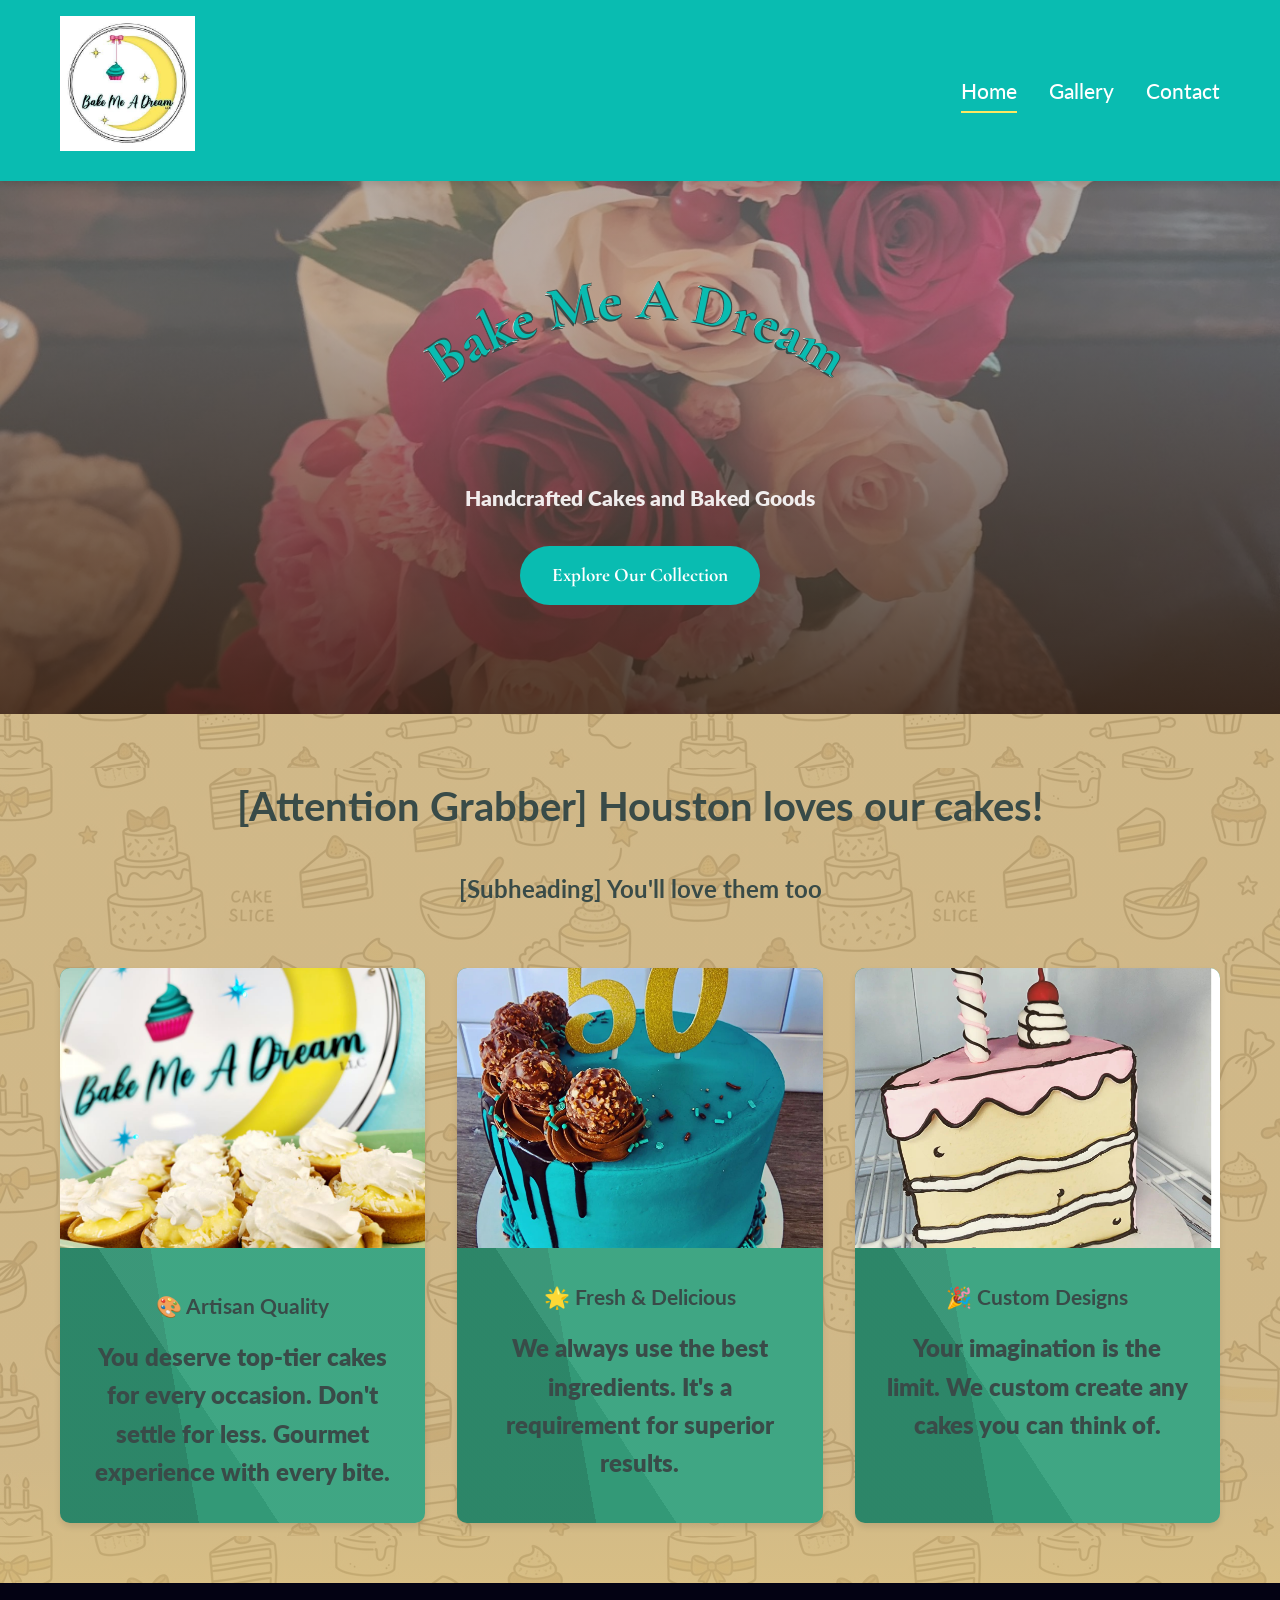
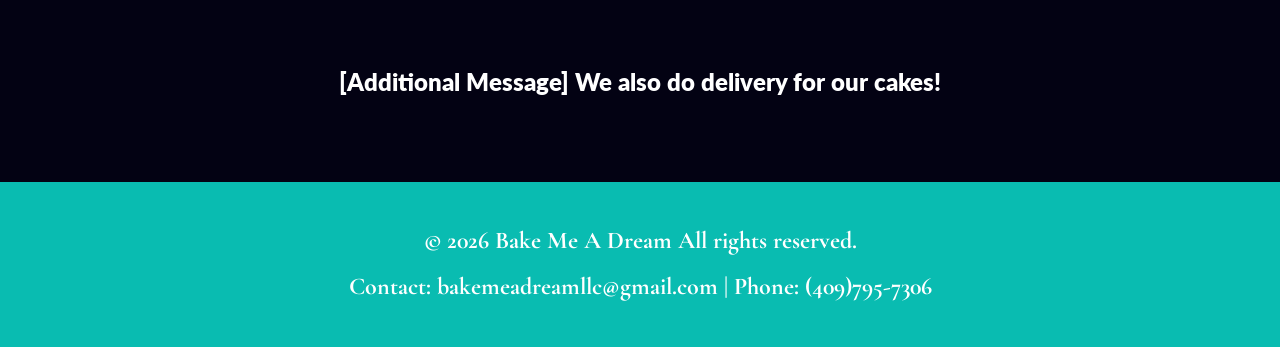
<file: index.html>
<!DOCTYPE html>
<html lang="en">
<head>
    <meta charset="UTF-8">
    <meta name="viewport" content="width=device-width, initial-scale=1.0">
    <title>Home</title>
    <link rel="icon" type="image/png" href="images/logo/BMD logo.jpg">
    <link rel="stylesheet" href="styles.css">
    <link rel="stylesheet" href="https://cdnjs.cloudflare.com/ajax/libs/font-awesome/4.7.0/css/font-awesome.min.css"> <!-- Hamburger icon -->
</head>
<body>
    <!-- Navigation -->
    <nav class="navbar">
        <div class="nav-container">
            <div class="logo">
                <a href="index.html">
                  <img src="images/logo/BMD logo.jpg" width="auto" height="135px" alt="Bake Me A Dream Logo" class="logo-img">
                </a>
            </div>
            <div class="hamburger">
                <span></span>
                <span></span>
                <span></span>
            </div>
            <!-- Navigation links (hidden by default on mobile) -->
            <ul class="nav-menu">
                <li><a href="index.html" class="active">Home</a></li>
                <li><a href="gallery.html">Gallery</a></li>
                <li><a href="contact.html">Contact</a></li>
            </ul>
        </div>
    </nav>
    
    <!-- Hero Section -->
    <section class="hero">
        <div class="hero-content">
            <svg width="600" height="200" viewBox="0 0 500 150">
                <defs>
                    <path id="line1" d="
                    M 0,200 
                    A 90,80 0 0 1 500,300"
                    />
                </defs>
                <text>
                    <textPath startOffset="43%" xlink:href="#line1">Bake Me A Dream</textPath>
                </text>
            </svg>
            <p>Handcrafted Cakes and Baked Goods</p>

            <a href="gallery.html" class="cta-button sheen">Explore Our Collection</a>
        </div>
    </section>

    <!-- Featured Section -->
    <section class="featured">
        <h2 style="margin-bottom: .5rem;" class="bakery-font">[Attention Grabber] Houston loves our cakes!</h2>
        <p>[Subheading] You'll love them too</p>
    </section>

    <!-- About Section -->
    <section class="about">
        <div class="about-content">
            <div class="about-card">
                <img src="images/cakes/BMD logo and cupcakes.jpg" alt="Sophisticated Cake 1">
                <div class="about-card-text">
                    <h3>🎨 Artisan Quality</h3>
                    <p>You deserve top-tier cakes for every occasion. Don't settle for less. Gourmet experience with every bite.</p>
                </div>
            </div>
            <div class="about-card">
                <img src="images/cakes/sophisticaked/BMD 50th cake 2.jpg" alt="Sophisticated Cake 2" class="gallery-img">
                <div class="about-card-text">
                    <h3>🌟 Fresh & Delicious</h3>
                    <p>We always use the best ingredients. It's a requirement for superior results.</p>
                </div>
            </div>
            <div class="about-card">
                <img src="images/cakes/is_it_cake/BMD 2D animation cake.jpg" alt="Sophisticated Cake 3" class="gallery-img">
                <div class="about-card-text">
                    <h3>🎉 Custom Designs</h3>
                    <p>Your imagination is the limit. We custom create any cakes you can think of.</p>
                </div>
            </div>
        </div>
    </section>

    <!-- Additional Info -->
    <section class="delivery">
        <div class="delivery-container">
            <p>[Additional Message] We also do delivery for our cakes!</p>
        </div>
    </section>

    <!-- Footer -->
    <footer class="footer">
        <p>&copy; 2026 Bake Me A Dream All rights reserved.</p>
        <p>Contact: bakemeadreamllc@gmail.com | Phone: (409)795-7306</p>
    </footer>

    <script src="script.js"></script>
</body>
</html>
</file>
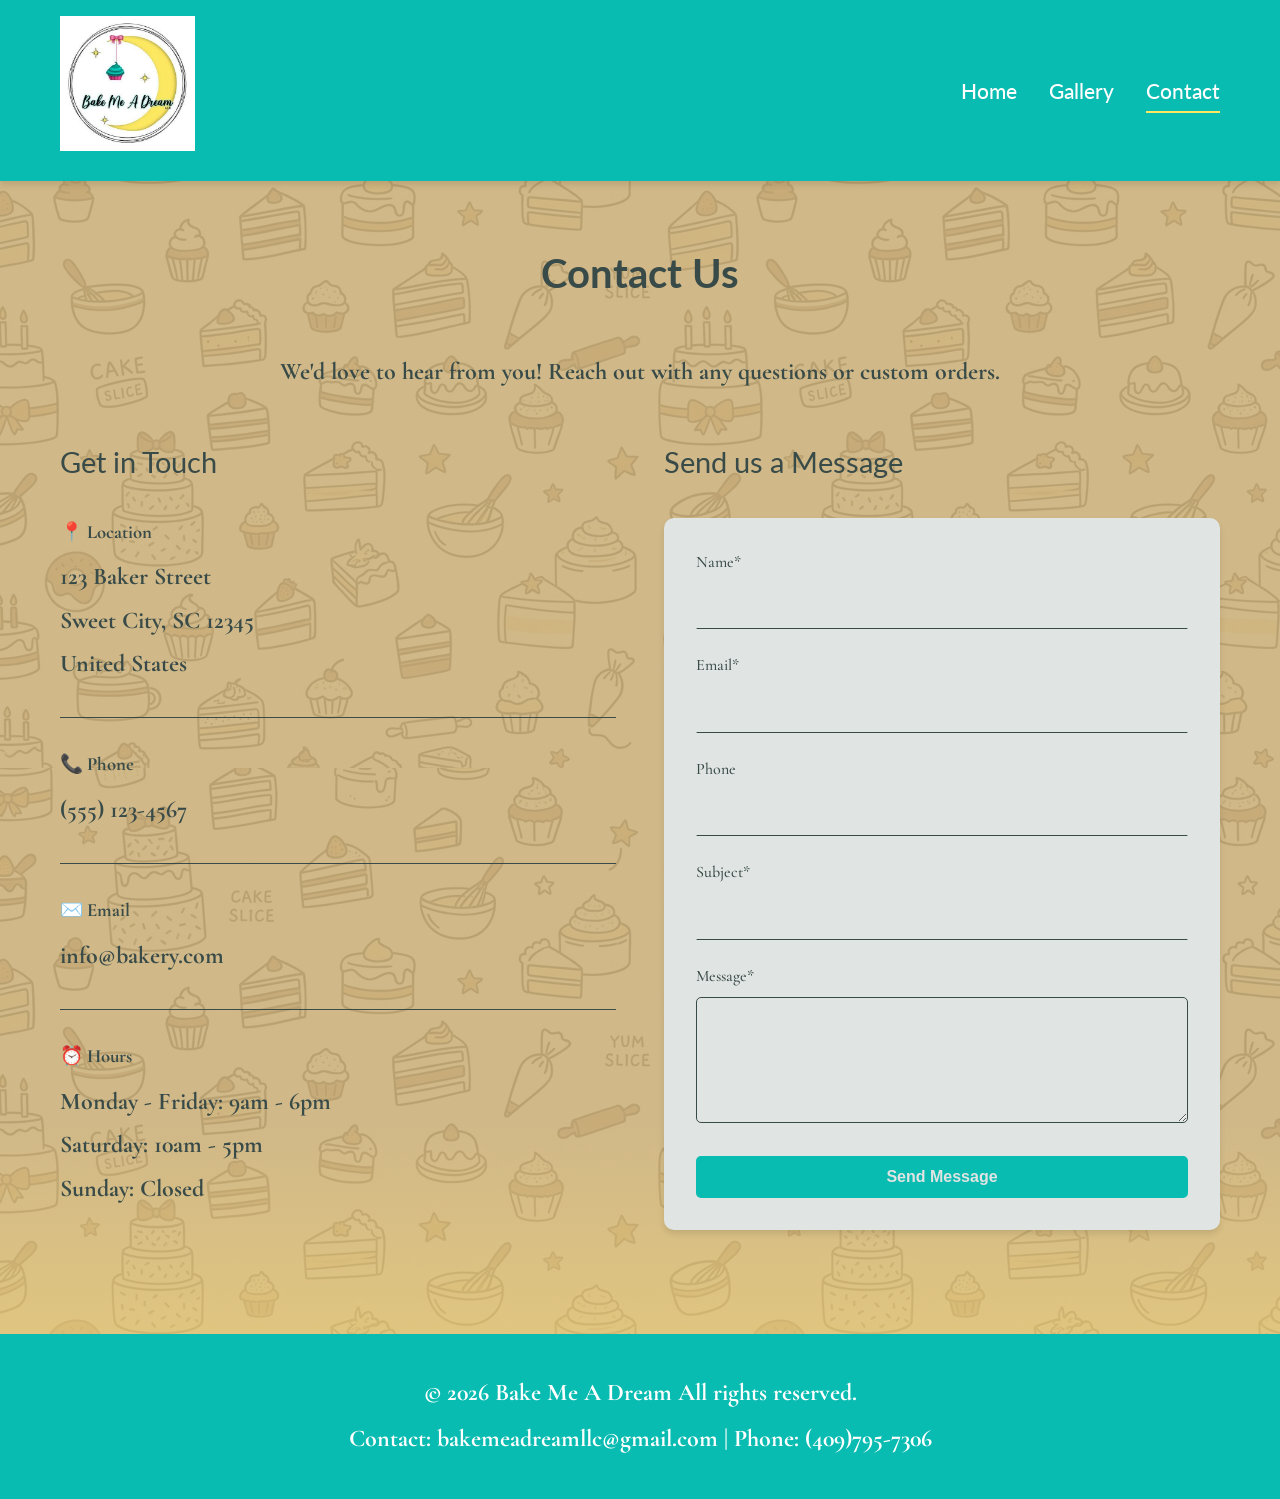
<file: contact.html>
<!DOCTYPE html>
<html lang="en">
<head>
    <meta charset="UTF-8">
    <meta name="viewport" content="width=device-width, initial-scale=1.0">
    <title>Contact Us</title>
    <link rel="stylesheet" href="styles.css">
    <link rel="stylesheet" href="https://cdnjs.cloudflare.com/ajax/libs/font-awesome/4.7.0/css/font-awesome.min.css"> <!-- Hamburger icon -->
</head>
<body>
    <!-- Navigation -->
    <nav class="navbar">
        <div class="nav-container">
            <div class="logo">
                <a href="index.html">
                    <img src="images/logo/BMD logo.jpg" width="auto" height="135px" alt="Creative Confections Logo" class="logo-img">
                </a>
            </div>
            <div class="hamburger">
                <span></span>
                <span></span>
                <span></span>
            </div>
            <ul class="nav-menu">
                <li><a href="index.html">Home</a></li>
                <li><a href="gallery.html">Gallery</a></li>
                <li><a href="contact.html" class="active">Contact</a></li>
            </ul>
        </div>
    </nav>

    <!-- Contact Section -->
    <section class="contact-page">
        <h1 class="bakery-font">Contact Us</h1>
        <p class="contact-subtitle">We'd love to hear from you! Reach out with any questions or custom orders.</p>

        <div class="contact-container">
            <!-- Contact Information -->
            <div class="contact-info">
                <h2 class="bakery-font">Get in Touch</h2>
                
                <div class="info-item">
                    <h3>📍 Location</h3>
                    <p>123 Baker Street<br>Sweet City, SC 12345<br>United States</p>
                </div>

                <div class="info-item">
                    <h3>📞 Phone</h3>
                    <p>(555) 123-4567</p>
                </div>

                <div class="info-item">
                    <h3>✉️ Email</h3>
                    <p>info@bakery.com</p>
                </div>

                <div class="info-item">
                    <h3>⏰ Hours</h3>
                    <p>Monday - Friday: 9am - 6pm<br>Saturday: 10am - 5pm<br>Sunday: Closed</p>
                </div>
            </div>

            <!-- Contact Form -->
            <div class="contact-form-container">
                <h2 class="bakery-font">Send us a Message</h2>
                <form id="contactForm" class="contact-form">
                    <div class="form-group">
                        <label for="name">Name*</label>
                        <input type="text" id="name" name="name" required>
                    </div>

                    <div class="form-group">
                        <label for="email">Email*</label>
                        <input type="email" id="email" name="email" required>
                    </div>

                    <div class="form-group">
                        <label for="phone">Phone</label>
                        <input type="tel" id="phone" name="phone">
                    </div>

                    <div class="form-group">
                        <label for="subject">Subject*</label>
                        <input type="text" id="subject" name="subject" required>
                    </div>

                    <div class="form-group">
                        <label for="message">Message*</label>
                        <textarea id="message" name="message" rows="5" required></textarea>
                    </div>

                    <button type="submit" class="submit-btn">Send Message</button>
                </form>
                <div id="formMessage" class="form-message"></div>
            </div>
        </div>
    </section>

    <!-- Footer -->
    <footer class="footer">
        <p>&copy; 2026 Bake Me A Dream All rights reserved.</p>
        <p>Contact: bakemeadreamllc@gmail.com | Phone: (409)795-7306</p>
    </footer>

    <script src="script.js"></script>
</body>
</html>
</file>
<file: styles.css>
/* ==================== Global Styles ==================== */
@import url('https://fonts.googleapis.com/css2?family=Cormorant+Garamond:ital,wght@0,300..700;1,300..700&display=swap');
@import url('https://fonts.googleapis.com/css2?family=Special+Elite&display=swap');
@import url('https://fonts.googleapis.com/css2?family=Lato:ital,wght@0,100;0,300;0,400;0,700;0,900;1,100;1,300;1,400;1,700;1,900&display=swap');

.bakery-font {
  font-family: "Lato", system-ui;
  font-weight: 400;
  font-style: normal;
}

.bakery-font-thin {
  font-family: "Lato", system-ui;
  font-weight: 100;
  font-style: normal;
}

/* ==================== Main ==================== */
* {
    margin: 0;
    padding: 0;
    box-sizing: border-box;
}

:root {
    --primary-color: #09BCB1;
    --secondary-color: #C4577F;
    --accent-color: #D1F2EB;
    --neutral-color: #E0E4E3;
    --tertiary-color: #FCE861;
    --text-color: #394B48;
    --text-color-light: #09BCB1;
    --text-color-accent: var(--tertiary-color);
    --nav-menuitem-hover: var(--text-color);
    --svg-bg: var(--primary-color);
    --hero-text-color: var(--text-color); /* dark text color */
    --hero-subtext-color: var(--text-color); /* dark text color */
    --gallery-text-color:var(--hero-text-color);
    --gallery-button-text-color: var(--text-color);
    --gallery-button-outline-color: var(--accent-color);
    --gallery-button-active-outline-color: var(--accent-color);
    --gallery-button-hover-text-color: var(--accent-color);
    --gallery-card-background: var(--accent-color);
    --gallery-card-text: var(--text-color);
    --contact-text: var(--text-color);
    --form-submit-button-bg: var(--primary-color);
    --form-submit-button-text: var(--neutral-color);
    --form-submit-button-hover-bg: var(--secondary-color);
    --light-bg: #D1F2EB;
    --light: #F5EED8;
    --white: #ffffff;
    --black: #000000;
    --shadow: 0 4px 6px rgba(0, 0, 0, 0.1);
    --shadow-lg: 0 10px 20px rgba(0, 0, 0, 0.2);
    --text-font: 'Lato';
    --card-text: 'Lato';
}

body {
    font-family: 'Cormorant Garamond', serif;
    line-height: 1.6;
    color: var(--neutral-color);
    background: linear-gradient(180deg, rgb(115 60 20 / 28%) 75%, #e9c766bf 100%), url(images/bg/cake_bg.avif);
}

p {
    font-size: 1.5rem;
    font-weight: 800;
}

/* ==================== Navigation ==================== */
.navbar {
    background: var(--primary-color);
    padding: 1rem 0;
    position: sticky;
    top: 0;
    z-index: 1000;
    box-shadow: var(--shadow);
}

.nav-container {
    max-width: 1200px;
    margin: 0 auto;
    padding: 0 20px;
    display: flex;
    justify-content: space-between;
    align-items: center;
}

.logo {
    font-size: 1.8rem;
    font-weight: bold;
    color: var(--neutral-color);
    display: flex;
    align-items: center;
}

.logo a{
    text-decoration: none;
    color: inherit;
    transition: color 0.3s ease;
}

.nav-menu {
    font-family: var(--text-font);
    list-style: none;
    display: flex;
    gap: 2rem;
}

.nav-menu a {
    text-decoration: none;
    color: var(--white);
    font-weight: 500;
    transition: color 0.3s ease;
    padding: 0.5rem 0;
    border-bottom: 2px solid transparent;
    font-size: 1.3rem
}

.nav-menu a:hover, .nav-menu a.active:hover {
    color: var(--nav-menuitem-hover);
}
.nav-menu a.active {
    color: var(--white);
    border-bottom-color: var(--tertiary-color);
}

/* Hamburger Menu */
.hamburger {
    display: none;
    flex-direction: column;
    cursor: pointer;
    gap: 4px;
}

.hamburger span {
    width: 25px;
    height: 3px;
    background-color: var(--neutral-color);
    transition: 0.3s;
}

/* Mobile Styles */
@media (max-width: 768px) {
    .hamburger {
        display: flex;
    }

    .nav-menu {
        position: absolute;
        top: 100%;
        left: 0;
        width: 100%;
        background:  var(--primary-color);
        flex-direction: column;
        gap: 0;
        padding: 1rem 0;
        transform: translateY(-10%);
        opacity: 0;
        visibility: hidden;
        transition: all 0.3s ease;
        box-shadow: var(--shadow-lg);
        z-index: 1;
    }

    .nav-menu.active {
        transform: translateY(0);
        opacity: 1;
        visibility: visible;
    }

    .nav-menu li {
        text-align: center;
        padding: 0.5rem 0;
    }

    .nav-menu a {
        padding: 1rem;
        display: block;
    }
}

/* ==================== Hero Section ==================== */
.hero {
    background: linear-gradient(180deg, rgb(141 140 137 / 58%) 25%, #3d291ce0 100%), url(images/cakes/sophisticaked/BMD\ rose\ cake.jpg) center / cover no-repeat;
    padding: 100px 20px;
    text-align: center;
    min-height: 400px;
    display: flex;
    align-items: center;
    justify-content: center;
}

.hero-content h1 {
    font-size: 3rem;
    margin-bottom: 1rem;
    color: var(--hero-text-color);
}

.hero-content p {
    color: var(--white);
    font-family: var(--text-font);
    font-size: 1.3rem;
    margin-bottom: 2rem;
    opacity: 0.9;
}

.cta-button {
    display: inline-block;
    background: var(--primary-color);
    color: var(--white);
    padding: 14px 32px;
    border-radius: 50px;
    text-decoration: none;
    font-weight: bold;
    transition: all 0.3s ease;
    font-size: 1rem;
    font-size: 1.2rem;
    overflow: hidden;
    position: relative;
}

.cta-button:hover {
    background: var(--accent-color);
    color: var(--text-color);
    transform: translateY(-2px);
    box-shadow: var(--shadow-lg);
    font-weight: bold;
}

/*        sheen effect      */
/*This is the base aniamtion*/
.sheen:after{
  content: '';
  position: absolute;
  top: -50%;
  right: -50%;
  bottom: -50%;
  left: -67%;
  background: linear-gradient(to bottom, rgba(229, 172, 142, 0), rgba(255,255,255,0.5) 50%, rgba(229, 172, 142, 0));
  transform: rotateZ(60deg) translate(-5em, 7.5em);
}
/*This activates the sheen once the button has been hovered*/
.sheen:hover::after, button:focus::after {
  animation: sheen 1s forwards;
}
@keyframes sheen {
  100% {
    transform: rotateZ(60deg) translate(1em, -9em);
  }
}

svg {
  transform: rotate(0deg);
  display: flex;
  width: 100%;
  height: auto;
}

svg text {
  text-anchor: middle;
  fill: var(--svg-bg);
  font-size: 3rem;
  font-weight: bold;
  font-family: 'Cormorant Garamond', serif;
  offset: 50%;
  text-shadow: -1px 2px 0 var(--text-color), 1px -1px 0 var(--text-color), -1px 1px 0 var(--accent-color), 1px 1px 0 var(--text-color);
}

/* ==================== About Section ==================== */
.about {
    max-width: 1200px;
    margin: 60px auto;
    padding: 0 20px;
}

.about h2,
.featured h2,
.gallery-page h1,
.contact-page h1 {
    text-align: center;
    font-size: 2.5rem;
    color: var(--gallery-text-color);
    font-family: var(--text-font);
    margin-bottom: 3rem;
    font-weight: bold;
}

.about-content {
    display: grid;
    grid-template-columns: repeat(auto-fit, minmax(280px, 1fr));
    gap: 2rem;
}

.about-card {
    /* background: var(--white); */
    border-radius: 10px;
    box-shadow: var(--shadow);
    text-align: center;
    transition: transform 0.3s ease, box-shadow 0.3s ease;
}

.about-card > * {
    background: none;
}

.about-card:hover {
    transform: translateY(-5px);
    box-shadow: var(--shadow-lg);
}

.about-card h3 {
    background: none;
    font-family: var(--text-font);
    margin-bottom: 1rem;
    font-size: 1.3rem;
}

.about-card-text {
    padding: 2rem;
    color: var(--text-color);
    font-family: var(--text-font);
}

.about-card-text > * {
    background: none;
}

.about-card > img {
    width: 100%;
    height: 280px;
    border-radius: 10px 10px 0px 0px;
}

/* ==================== Featured Section ==================== */
.featured {
    max-width: 1200px;
    margin: 60px auto;
    padding: 0 20px;
    display: flex;
    justify-content: center;
    align-items: center;
    flex-direction: column;
    gap: 1.5rem;
}

.featured-video {
    border-radius: 10px;
    box-shadow: var(--shadow);
}

.featured h4 {
    color: var(--primary-color);
    font-size: 2rem; 
    text-align: center;
    font-weight: bold;
}

.featured h2 {
    color: var(--hero-text-color);
}
.featured p {
    color: var(--hero-subtext-color); 
    font-family: var(--text-font);
    text-align: center;  
    font-weight: bold;  
}

/* ==================== Additional Info (Delivery) Section ==================== */
.delivery {
    background: #030213;
    color: white;
    font-family: var(--text-font);
    padding: 5rem 0;
}

.delivery-container {
    display: flex;
    max-width: 1400px;
    margin: 0 auto;
    padding: 0 1rem;
    justify-content: center;
}

.delivery-grid {
    display: grid;
    grid-template-columns: 1fr 1fr;
    gap: 4rem;
    align-items: center;
}

/* ==================== Gallery Page ==================== */
.gallery-page {
    max-width: 1200px;
    margin: 60px auto;
    padding: 0 20px;
}

.gallery-subtitle {
    text-align: center;
    color: var(--gallery-text-color);
    margin-bottom: 2rem;
    font-size: 1.5rem;
    font-weight: bold;
}

/* ==================== Gallery Tabs ==================== */
.gallery-tabs {
    display: flex;
    justify-content: center;
    gap: 1rem;
    margin-bottom: 3rem;
    flex-wrap: wrap;
}

.tab-btn {
    font-family: var(--text-font);
    background: var(--primary-color);
    color: var(--gallery-button-text-color);
    border: 2px solid var(--gallery-button-outline-color);
    padding: 10px 25px;
    border-radius: 50px;
    cursor: pointer;
    font-weight: 600;
    font-size: 1rem;
    transition: all 0.3s ease;
}

.tab-btn:hover {
    background: var(--primary-color);
    color: var(--gallery-button-hover-text-color);
    transform: translateY(-2px);
}

.tab-btn.active {
    background: var(--accent-color);
    color: var(--primary-color);
    box-shadow: var(--shadow);
    border: 2px solid var(--gallery-button-active-outline-color);
}

/* ==================== Gallery Content ==================== */
.gallery-content {
    display: none;
    animation: fadeIn 0.3s ease;
}

.gallery-content.active {
    display: block;
}

.gallery-grid {
    display: grid;
    grid-template-columns: repeat(auto-fill, minmax(280px, 1fr));
    gap: 2rem;
    margin-bottom: 60px;
}

.gallery-item {
    background: var(--gallery-card-background);
    border-radius: 10px;
    overflow: hidden;
    box-shadow: var(--shadow);
    cursor: pointer;
    transition: all 0.3s ease;
}

.gallery-item:hover {
    transform: scale(1.05);
    box-shadow: var(--shadow-lg);
}

.gallery-img {
    width: 100%;
    height: 280px;
    object-fit: cover;
    display: block;
}

.gallery-item h3 {
    padding: 1rem;
    text-align: center;
    color: var(--gallery-card-text);
}

/* ==================== Modal (Image Expansion) ==================== */
.modal {
    display: none;
    position: fixed;
    z-index: 2000;
    left: 0;
    top: 0;
    width: 100%;
    height: 100%;
    background-color: rgba(0, 0, 0, 0.8);
    animation: fadeIn 0.3s ease;
}

@keyframes fadeIn {
    from {
        opacity: 0;
    }
    to {
        opacity: 1;
    }
}

.modal img {
    position: absolute;
    top: 50%;
    left: 50%;
    transform: translate(-50%, -50%);
    max-width: 85%;
    max-height: 85%;
    object-fit: contain;
    border-radius: 10px;
    animation: zoomIn 0.3s ease;
}

@keyframes zoomIn {
    from {
        transform: translate(-50%, -50%) scale(0.8);
    }
    to {
        transform: translate(-50%, -50%) scale(1);
    }
}

#modalCaption {
    position: absolute;
    bottom: 30px;
    left: 50%;
    transform: translateX(-50%);
    color: var(--neutral-color);
    font-size: 1.2rem;
    text-align: center;
    max-width: 80%;
}

.close-btn {
    position: absolute;
    top: 20px;
    right: 35px;
    color: var(--neutral-color);
    font-size: 40px;
    font-weight: bold;
    cursor: pointer;
    transition: color 0.3s ease;
}

.close-btn:hover {
    color: var(--primary-color);
}

/* ==================== Contact Page ==================== */
.contact-page {
    max-width: 1200px;
    margin: 60px auto;
    padding: 0 20px;
}

.contact-subtitle {
    text-align: center;
    color: var(--contact-text);
    margin-bottom: 3rem;
    font-size: 1.5rem;
    font-weight: bold;
}

.contact-container {
    display: grid;
    grid-template-columns: 1fr 1fr;
    gap: 3rem;
    margin-bottom: 60px;
}

.contact-info h2,
.contact-form-container h2 {
    color: var(--contact-text);
    margin-bottom: 2rem;
    font-size: 1.8rem;
}

.info-item {
    margin-bottom: 2rem;
    padding-bottom: 2rem;
    border-bottom: 1px solid var(--contact-text);
}

.info-item:last-child {
    border-bottom: none;
}

.info-item h3 {
    color: var(--contact-text);
    margin-bottom: 0.5rem;
    font-weight: bold;
}

.info-item p {
    color: var(--contact-text);
    line-height: 1.8;
}

/* ==================== Contact Form ==================== */
.contact-form {
    background: var(--neutral-color);
    padding: 2rem;
    border-radius: 10px;
    box-shadow: var(--shadow);
}

.form-group {
    margin-bottom: 1.5rem;
}

.form-group label {
    display: block;
    margin-bottom: 0.5rem;
    color: var(--contact-text);
    font-weight: 500;
}

.form-group input,
.form-group textarea {
    width: 100%;
    padding: 0.75rem;
    border: 1px solid var(--neutral-color);
    border-bottom: 1px solid var(--text-color);
    border-radius: 5px 5px 0 0;
    font-family: inherit;
    font-size: 1rem;
    transition: border-color 0.2s ease;
}

#message {
    border: 1px solid var(--text-color);
    border-radius: 5px;
}

.form-group input:focus,
.form-group textarea:focus {
    outline: none;
    border-color: var(--primary-color);
    border-radius: 5px;
    box-shadow: 0 0 5px rgba(212, 175, 55, 0.3);
}

.submit-btn {
    background: var(--form-submit-button-bg);
    color: var(--form-submit-button-text);
    padding: 12px 30px;
    border: none;
    border-radius: 5px;
    font-weight: bold;
    font-size: 1rem;
    cursor: pointer;
    transition: all 0.3s ease;
    width: 100%;
}

.submit-btn:hover {
    background: var(--form-submit-button-hover-bg);
    transform: translateY(-2px);
    box-shadow: var(--shadow);
}

.form-message {
    margin-top: 1rem;
    padding: 1rem;
    border-radius: 5px;
    text-align: center;
    display: none;
    font-weight: 500;
}

.form-message.success {
    background: #d4edda;
    color: #155724;
    display: block;
}

.form-message.error {
    background: #f8d7da;
    color: #721c24;
    display: block;
}

/* ==================== Footer ==================== */
.footer {
    background: var(--primary-color);
    color: var(--neutral-color);
    text-align: center;
    padding: 2rem;
}

.footer p {
    margin: 0.5rem 0;
    color: white;
    
}

/* ==================== Responsive Design ==================== */
@media (max-width: 768px) {
    .nav-menu {
        font-family: var(--text-font);
        gap: 1rem;
    }

    .hero-content h1 {
        font-size: 2rem;
    }

    .hero-content p {
        font-size: 1rem;
    }

    .about h2,
    .featured h2,
    .gallery-page h1,
    .contact-page h1 {
        font-size: 1.8rem;
    }

    .contact-container {
        grid-template-columns: 1fr;
    }

    .gallery-grid {
        grid-template-columns: repeat(auto-fill, minmax(200px, 1fr));
        gap: 1rem;
    }

    .modal img {
        max-width: 95%;
        max-height: 90%;
    }

    #modalCaption {
        font-size: 1rem;
        bottom: 15px;
    }

    .close-btn {
        top: 15px;
        right: 20px;
        font-size: 28px;
    }

    /* Hide the links inside the navigation menu (except for logo/home) */
    .nav-container #myLinks {
    display: none;
    }

    /* Style the hamburger menu */
    .nav-container a.icon {
    background: none;
    display: block;
    position: absolute;
    right: 0;
    top: 0;
    }

    /* Add a grey background color on mouse-over */
    .nav-container a:hover {
    background-color: var(--tertiary-color);
    color: black;
    }
}

@media (max-width: 480px) {
    .nav-container {
        flex-direction: column;
        gap: 1rem;
    }

    .logo {
        font-size: 1.3rem;
    }

    .nav-menu {
        font-family: var(--text-font);
        flex-direction: column;
        gap: 0.5rem;
        text-align: center;
    }

    .hero {
        padding: 60px 20px;
        min-height: 300px;
    }

    .hero-content h1 {
        font-size: 1.5rem;
    }

    .gallery-grid {
        grid-template-columns: 1fr;
    }

    .about-content,
    .featured-grid {
        grid-template-columns: 1fr;
    }

    /* Hide the links inside the navigation menu (except for logo/home) */
    .nav-container #myLinks {
    display: none;
    }

    /* Style the hamburger menu */
    .nav-container a.icon {
    background: none;
    display: block;
    position: absolute;
    right: 0;
    top: 0;
    }

    /* Add a grey background color on mouse-over */
    .nav-container a:hover {
    background-color: var(--tertiary-color);
    color: black;
    }
}


/* ==================== Angled Background Design ==================== */
/*https://codepen.io/miriamsuzanne/pen/BEvjbm*/

/* Generate a default background based on any hue */
body {
  /* --bg-hue: 270; */
}

/* Override the default settings to customize your result */
div .about-card {
  --bg-hue: 160;
  --bg-tint-angle: to bottom left;
  --bg-tint-start: 70%;
  --bg-shade-angle: 80deg;
}

/* Create defaults that can be re-used via html */
[data-bg~='oddbird'] {
  --bg-color: hsl(195, 52%, 31%);
  --bg-tint: hsla(24, 100%, 62%, 0.75);
  --bg-shade: hsla(330, 100%, 45%, 0.75);
}


/* We could also provide preset values to choose from */
[style*='--bg-'] {
  --mia-hue: 330;
  --mia-color: hsl(330, 100%, 29%);
}


/* 
The mixin logic
---------------
- I've exposed more variables than you would need to.
  Each additional variable provides another "argument" to the API.
  For patterns that require less customization, use fewer variables.
- Defining it on the * selector makes this globally available,
  but it could also be scoped to any selector you want.
  Scoping functions/mixins to the DOM is a feature that only CSS can provide.
*/
* {
  /* Setting a valid hue (any unitless number) will auto-set all the other values */
  --bg-hue: unset;
  
  /* Adjust the base saturation and lightness as desired */
  --bg-saturation: 50%;
  --bg-lightness: 40%;
  
  /* set angles for the tint and shade gradients */
  --bg-tint-angle: -20deg;
  --bg-shade-angle: -110deg;

  /* set amounts for default tint & shade */
  --bg-tint-amount: 20%;
  --bg-shade-amount: 20%;
  
  /* set indiviidual hues for the tint and shade */
  /* defaults are set by higher-level arguments…
     which alows for both simpler & more customized uses*/
  --bg-tint-hue: var(--bg-hue);
  --bg-shade-hue: var(--bg-hue);
  
  /* set the gradient positions all at once */
  --bg-gradient-stops: 30%;
  
  /* override tint/shade gradients directly */
  --bg-tint-start: var(--bg-gradient-stops);
  --bg-tint-end: var(--bg-tint-start);
  --bg-shade-start: var(--bg-gradient-stops);
  --bg-shade-end: var(--bg-shade-start);

  /* override tint/shade saturation & lightness directly */
  --bg-tint-saturation: var(--bg-saturation);
  --bg-tint-lightness: calc(var(--bg-lightness) + var(--bg-tint-amount));
  --bg-shade-saturation: var(--bg-saturation);
  --bg-shade-lightness: calc(var(--bg-lightness) - var(--bg-shade-amount));

  /* or override any individual color directly */
  --bg-color: hsl(var(--bg-hue), var(--bg-saturation), var(--bg-lightness));
  --bg-tint: hsla(var(--bg-tint-hue), var(--bg-tint-saturation), var(--bg-tint-lightness), 0.25);
  --bg-shade: hsla(var(--bg-shade-hue), var(--bg-shade-saturation), var(--bg-shade-lightness), 0.25);

  
  /* this is the internal logic that creates your angled tint/shade background */
  --bg-image: 
    linear-gradient(
      var(--bg-tint-angle),
      var(--bg-tint) var(--bg-tint-start),
      transparent var(--bg-tint-end)
    ),
    linear-gradient(
      var(--bg-shade-angle),
      var(--bg-shade) var(--bg-shade-start),
      transparent var(--bg-shade-end)
    )
  ;
  
  /* Creating a final "output" variable acts like a function return */
  --bg: var(--bg-image) var(--bg-color);
  
  /* Applying that value to a property creates a mixin */
  /* Since the initial return is invalid, nothing happens unless we set a --bg-hue */
  background: var(--bg);
}

@media (min-width: 769px) {
    #hamburger-dropdown{
        display: none;
    }
}
</file>
